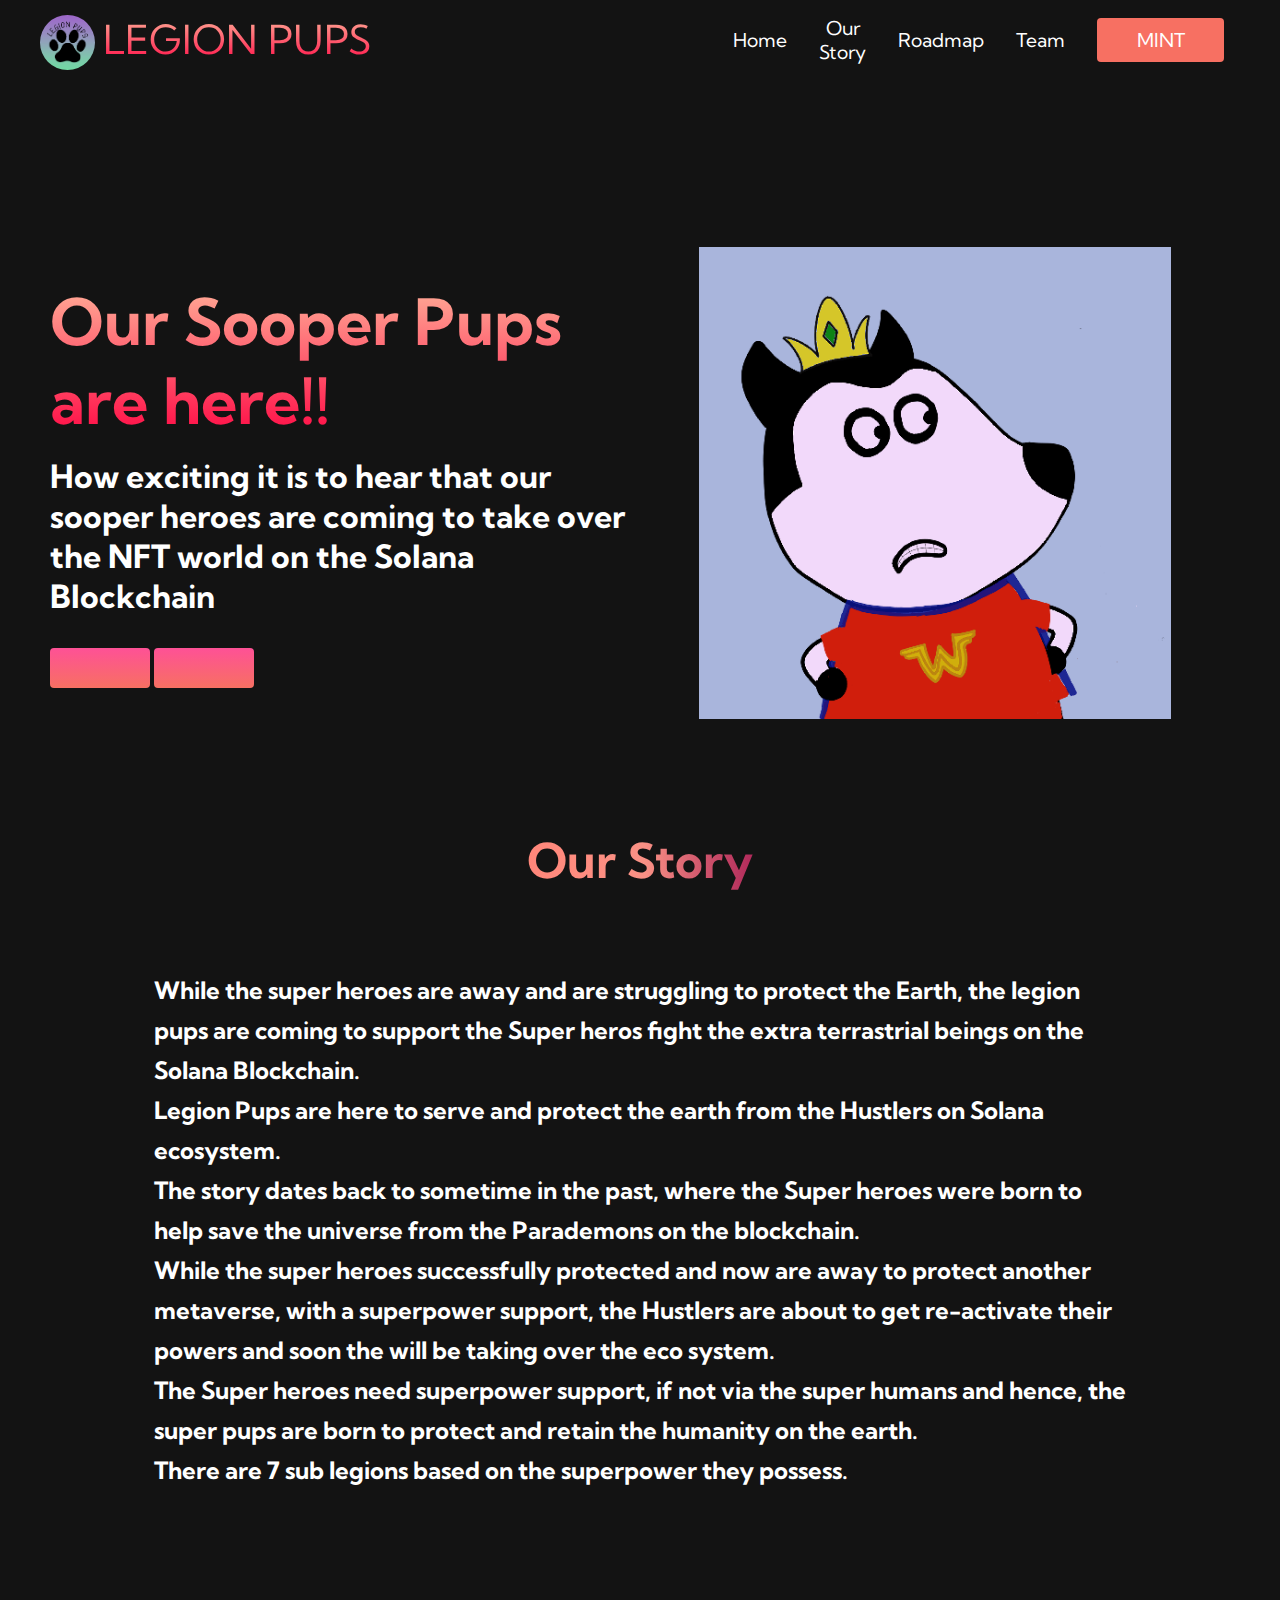
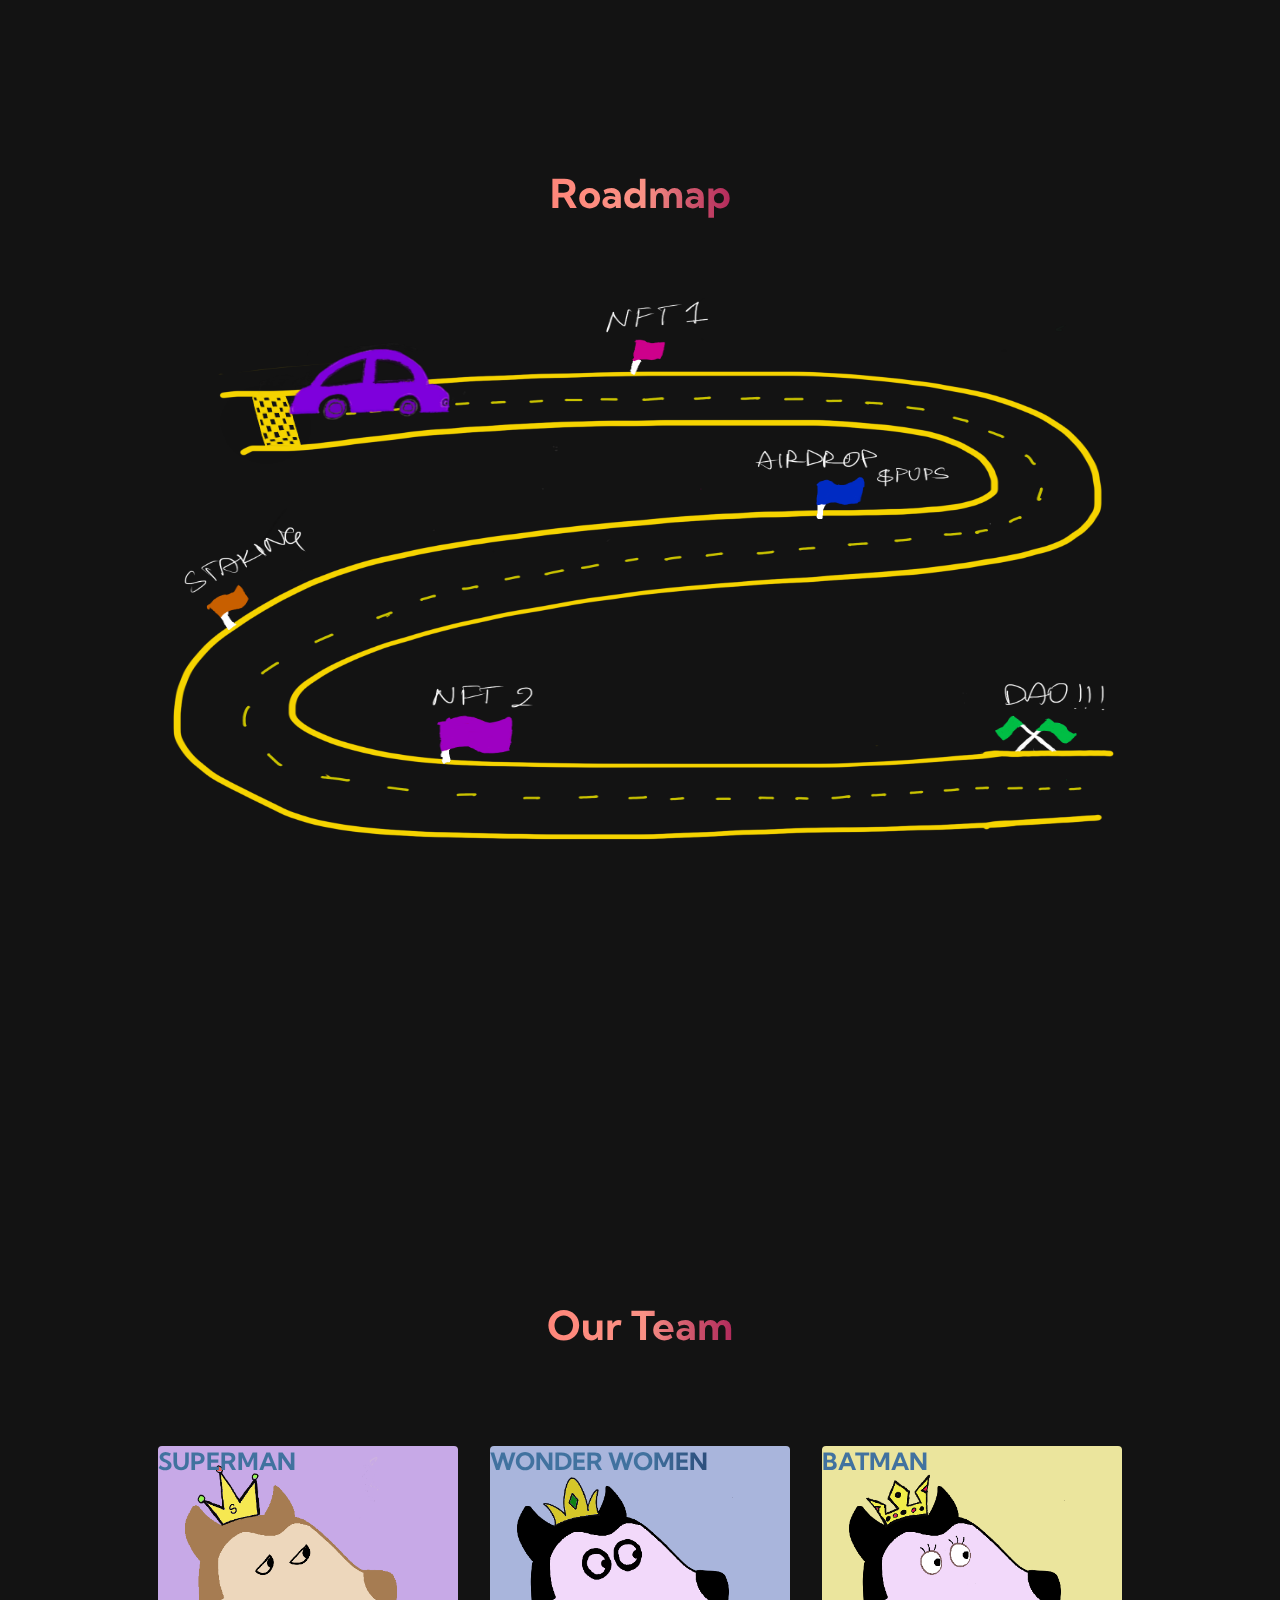
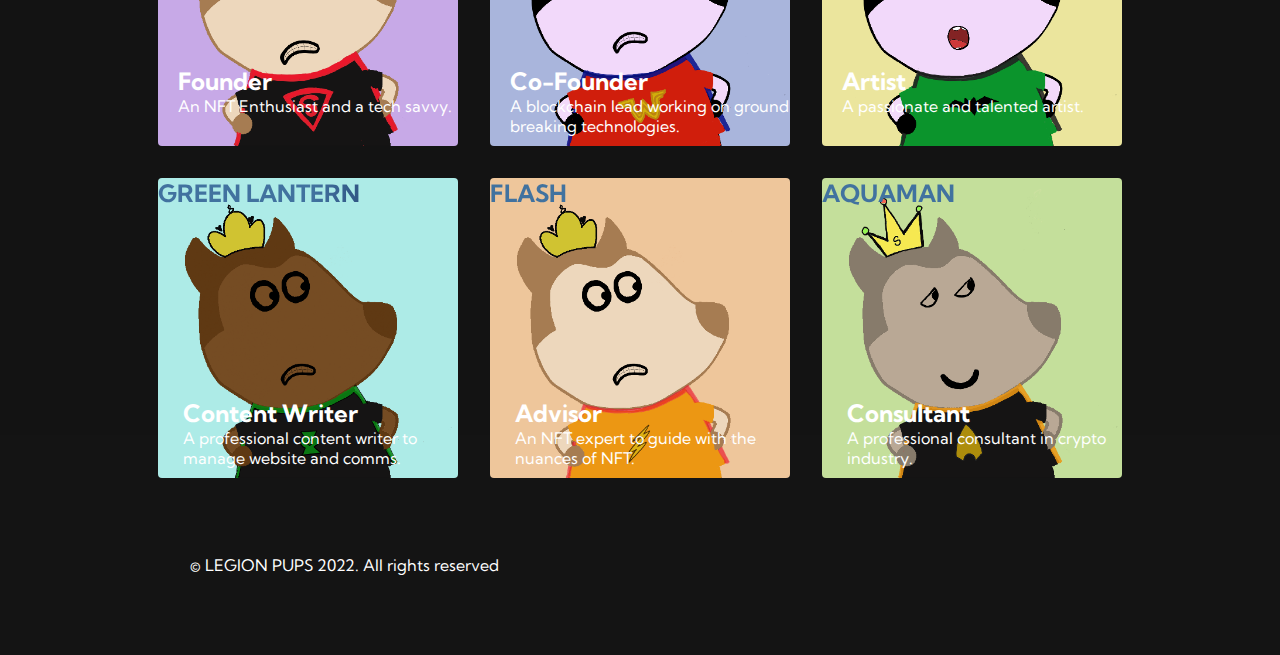
<file: index.html>
<!DOCTYPE html>
<html lang="en">
  <head>
    <meta charset="utf-8">
    <meta name="viewport" content="width=device-width, initial-scale=1.0">
    <title>LegionPups Home</title>
    <link rel="stylesheet" href="styles.css">
    <link	
      rel="stylesheet"	
      href="https://use.fontawesome.com/releases/v5.14.0/css/all.css"	
      integrity="sha384-HzLeBuhoNPvSl5KYnjx0BT+WB0QEEqLprO+NBkkk5gbc67FTaL7XIGa2w1L0Xbgc"	
      crossorigin="anonymous" />
<link href="https://fonts.googleapis.com/css2?family=Kumbh+Sans:wght@400;700&display=swap" rel="stylesheet">
    <link rel="shortcut icon" type="image/jpg" href="images/LegionPups_LOGO.jpg"/>
      </head>
  <body>
    <div id="wrapper">
    <!--Navbar section-->
    <nav class="navbar">
      <div class="navbar__container"> <a href="#Home" id="navbar__logo">
        <img id="navbar__img" src="images/LegionPups_LOGO.jpg"/> 
        LEGION PUPS</a>
        <div class="navbar__toggle" id="mobile-menu">
          <span class="bar"></span>
          <span class="bar"></span>
          <span class="bar"></span>
        </div>
        <ul class="navbar__menu">
          <li class="navbar__item">
            <a href="#Home" class="navbar__links">Home </a>
          </li>
          <li class="navbar__item">
            <a href="#Story" class="navbar__links">Our Story </a>
          </li>
          <li class="navbar__item">
            <a href="#Roadmap" class="navbar__links">Roadmap </a>
          </li>
          <li class="navbar__item">
            <a href="#Team" class="navbar__links">Team </a>
          </li>
          <li class="navbar__btn">
            <a href="/tech.html" class="button">MINT</a>
          </li>
        </ul>
      </div>
    </nav>
    <!--Hero Section-->
    <div class="main">
      <div class="main__container">
        <div class="main__content" id = "Home">
        <h1>Our Sooper Pups are here!!</h1>
        <!-- <h2>  ///</h2> -->
        <p>How exciting it is to hear that our sooper heroes are coming to take over the NFT world on the Solana Blockchain</p>
        <button class="main__btn">
       <a href="https://discord.gg/6YndTYZc9n" class="social__icon--link" target="_blank">
          <i class="fab fa-discord"></i>
        </a> </button>
        <button class="main__btn">
        <a href="https://twitter.com/Legionpups" class="social__icon--link" target="_blank">
          <i class="fab fa-twitter"></i>
        </a>
      </button>
      </div>
      <div class="main__img--container">
       <!-- <img src="images/messages.svg" alt="pic" id="main__img"/> -->
        <img id="main__img" alt="LegionPupsgif" src="images/LegionPups.gif" />
      </div>
      </div>
    </div>

<!-- Story Section -->
<div class="story" id= "Story">
  <h1> Our Story</h1>
  <div class="story__container">
      <h2>
      <p>
        While the super heroes are away and are struggling to protect the Earth, the legion pups are coming to support the Super heros fight the extra terrastrial beings on the Solana Blockchain.</p>
       <p> Legion Pups are here to serve and protect the earth from the Hustlers on Solana ecosystem. </p>
       <p> The story dates back to sometime in the past, where the Super heroes were born to help save the universe from the Parademons on the blockchain.</p><p>
        While the super heroes successfully protected and now are away to protect another metaverse, with a superpower support, the Hustlers are about to get re-activate their powers and soon the will be taking over the eco system. </p>
        <p> The Super heroes need superpower support, if not via the super humans and hence, the super pups are born to protect and retain the humanity on the earth.</p>
        <p>There are 7 sub legions based on the superpower they possess.</p>
      </h2>
      </div>
      </div>
  </div>
</div>


<!-- Roadmap Section -->
<div class="roadmap" id = "Roadmap">
  <h1> Roadmap</h1>
  <div class="roadmap__container">
   <div class="rm__img--container">
      <img id="rm__img" src="images/LegionPupsRoadmap.png" />
      </div>
  </div>
</div>


<!-- Services Section-->
<div class="services" id="Team" >
  <h1> Our Team</h1>
  <div class="services__container">
    <div class="services__card">
      <h2> Founder</h2>
      <h3> SUPERMAN</h3>
       <p>An NFT Enthusiast and a tech savvy.</p>
    </div>
    <div class="services__card">
      <h2>Co-Founder</h2>
      <h3> WONDER WOMEN</h3>
       <p> A blockchain lead working on ground breaking technologies.</p>
    </div>
    <div class="services__card">
      <h2>Artist</h2>
      <h3> BATMAN</h3>
       <p>A passionate and talented artist.</p>
    </div>
  </div>
  <div class="services__container2">
    <div class="services__card2">
      <h2> Content Writer</h2>
      <h3> GREEN LANTERN</h3>
       <p>A professional content writer to manage website and comms.</p>
    </div>
    <div class="services__card2">
      <h2>Advisor</h2>
      <h3> FLASH</h3>
       <p>An NFT expert to guide with the nuances of NFT.</p>
    </div>
    <div class="services__card2">
      <h2>Consultant</h2>
      <h3> AQUAMAN</h3>
       <p>A professional consultant in crypto industry.</p>
    </div>
  </div>
</div>

 <!-- Footer Section --> 
<div class="footer__container">
  <div class="social__media">
    <div class="social__media--wrap" id="footer">
      <p class="website__rights"> &copy; LEGION PUPS 2022. All rights reserved</p>
      <div class="social__icons" id="FollowUs">
        <a href="https://discord.gg/6YndTYZc9n" class="social__icon--link" target="_blank">
          <i class="fab fa-discord"></i>
        </a>
        <a href="https://twitter.com/Legionpups" class="social__icon--link" target="_blank">
          <i class="fab fa-twitter"></i>
        </a>
      </div>
    </div>
  </div>
</div>
<script src="app.js"></script>
<noscript>You need to enable JavaScript to view the full site.</noscript>
</div>
  </body>
</html>
</file>
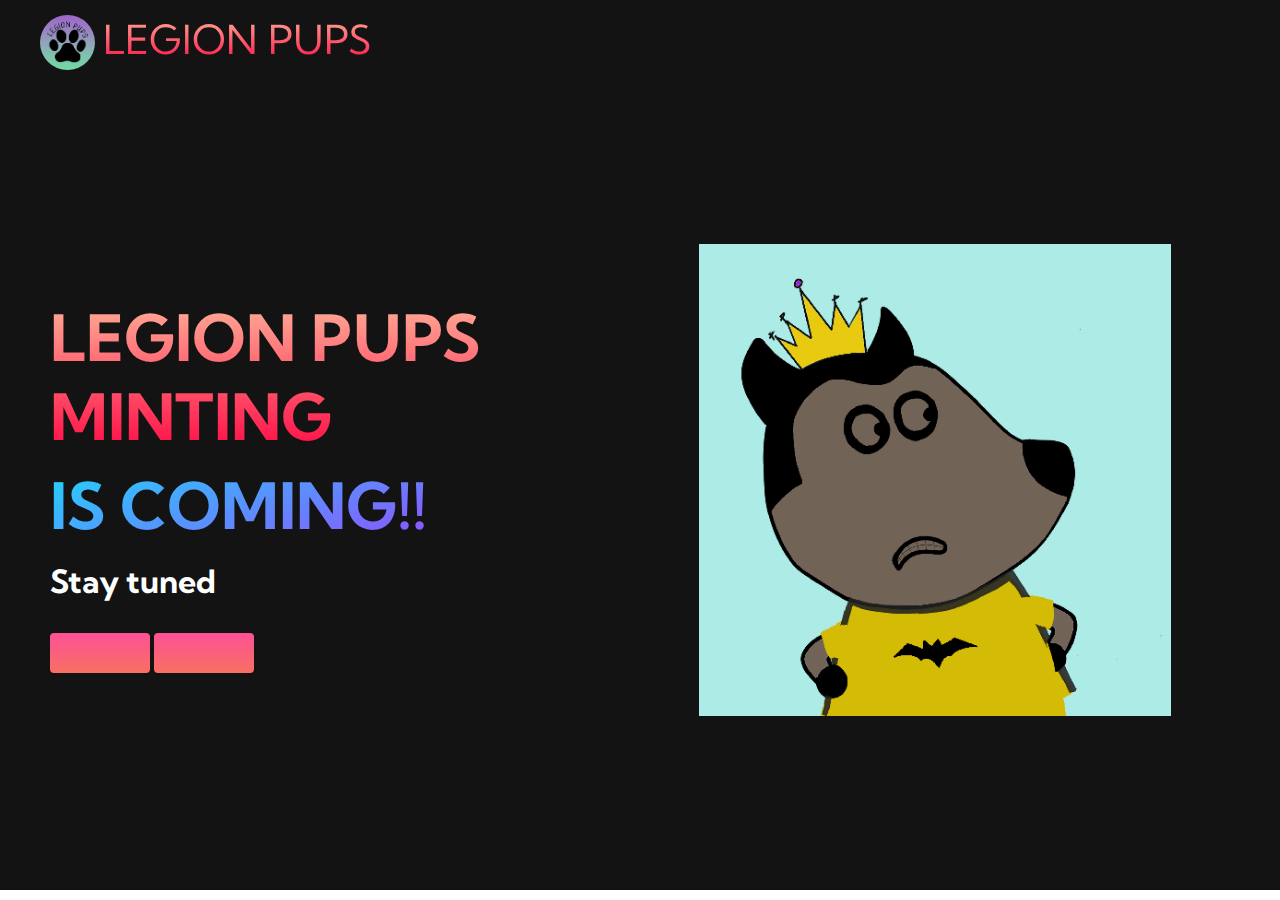
<file: tech.html>
<!DOCTYPE html>
<html lang="en">
  <head>
    <meta charset="utf-8">
    <meta http-equiv="X-UA-Compatible" content="IE=edge">
    <meta name="viewport" content="width=device-width, initial-scale=1.0">
    <title>LegionPups Mint</title>
    <link rel="stylesheet" href="styles.css">
    <link rel="preconnect" href="https://fonts.googleapis.com">
<link rel="preconnect" href="https://fonts.gstatic.com" crossorigin>
<link href="https://fonts.googleapis.com/css2?family=Kumbh+Sans:wght@400;700&display=swap" rel="stylesheet">
<link	
      rel="stylesheet"	
      href="https://use.fontawesome.com/releases/v5.14.0/css/all.css"	
      integrity="sha384-HzLeBuhoNPvSl5KYnjx0BT+WB0QEEqLprO+NBkkk5gbc67FTaL7XIGa2w1L0Xbgc"	
      crossorigin="anonymous" />
    <link rel="shortcut icon" type="image/jpg" href="images/LegionPups_LOGO.jpg"/>
  </head>
  <body>
    <!--Navbar section-->
    <nav class="navbar">
      <div class="navbar__container">
        <a href="main.html" id="navbar__logo">
          <img id="navbar__img" src="images/LegionPups_LOGO.jpg"/> 
          LEGION PUPS</a>
        <div class="navbar__toggle" id="mobile-menu">
          <span class="bar"></span>
          <span class="bar"></span>
          <span class="bar"></span>

    </nav>
    <!--Hero Section-->
    <div class="main">
      <div class="main__container">
        <div class="main__content">
        <h1>LEGION PUPS MINTING</h1>
        <h2>IS COMING!! </h2>
        <p>Stay tuned</p>
        <button class="main__btn">
          <a href="https://discord.gg/6YndTYZc9n" class="social__icon--link" target="_blank">
            <i class="fab fa-discord"></i>
          </a> </button>
          <button class="main__btn">
          <a href="https://twitter.com/Legionpups" class="social__icon--link" target="_blank">
            <i class="fab fa-twitter"></i>
            </button>
      </div>
      <div class="main__img--container">
        <img src="images/LegionPups.gif" alt="LegionPupsGif" id="main__img"/> 
      </div>
      </div>
    </div>

<!--  Footer Section 
<div class="footer__container">
  <div class="social__media">
    <div class="social__media--wrap" id="footer">
      <p class="website__right"> &copy; LEGION PUPS 2022. All rights reserved</p>
      <div class="social__icons" id="FollowUs">
        <a href="https://discord.gg/6YndTYZc9n" class="social__icon--link" target="_blank">
          <i class="fab fa-discord"></i>
        </a>
        <a href="https://twitter.com/Legionpups" class="social__icon--link" target="_blank">
          <i class="fab fa-twitter"></i>
        </a>
      </div>
    </div>
  </div>
</div> -->
<script src="app.js"></script>
<noscript>You need to enable JavaScript to view the full site.</noscript>
  </body>
</html>
</file>
<file: styles.css>
* {
  box-sizing: border-box;
  margin: 0;
  padding: 0;
  font-family: 'Kumbh Sans', sans-serif;
}

.navbar {
  background: #131313;
  height: 80px;
  display: flex;
  justify-content: center;
  align-items: center;
  font-size: 1.2rem;
  position: sticky;
  top: 0;
  z-index: 999;
}

.navbar__container {
  display: flex;
  justify-content: space-between;
  height: 50px;
  z-index: 1;
  width: 100%;
  max-width: 1300px;
  margin-right: auto;
  margin-left: auto;
  padding-right: 40px;
  padding-left: 40px;
  border-radius: 50%;
}

#navbar__logo {
  background-color: #ff8177;
  background-image: linear-gradient(to top, #ff0844 0%, #ffb199 100%);
  background-size: 100%;
  -webkit-background-clip: text;
  -moz-background-clip: text;
  -webkit-text-fill-color: transparent;
  -moz-text-fill-color: transparent;
  display: flex;
  align-items: left;
  cursor: pointer;
  text-decoration: none;
  font-size: 2.5rem;
}

#navbar__img {
  height: 55px;
  width: 55px;
  border-radius: 50%;
  padding : auto auto;
  border-top: 1rem;
  margin-right: 0.5rem;
}

.navbar__menu {
  display: flex;
  align-items: center;
  list-style: none;
  text-align: center;
}

.navbar__item {
  height: 80px;
}

.navbar__links {
  color: #fff;
  display: flex;
  align-items: center;
  justify-content: center;
  text-decoration: none;
  padding: 0 1rem;
  height: 100%;
}

.navbar__btn {
  display: flex;
  justify-content: center;
  align-items: center;
  padding: 0 1rem;
  width: 100%;
}

.button {
  display: flex;
  justify-content: center;
  align-items: center;
  text-decoration: none;
  padding: 10px 20px;
  height: 100%;
  width: 100%;
  border: none;
  outline: none;
  border-radius: 4px;
  background: #f77062;
  color: #fff;
}

.button:hover {
  background: #4837ff;
  transition: all 0.3s ease;
}

.navbar__links:hover {
  color: #f77062;
  transition: all 0.3s ease;
}

@media screen and (max-width: 960px) {
  .navbar__container {
    display: flex;
    justify-content: space-between;
    height: 80px;
    z-index: 1;
    width: 100%;
    max-width: 1300px;
    padding: 0;
  }

  .navbar__menu {
    display: grid;
    grid-template-columns: auto;
    margin: 0;
    width: 100%;
    position: absolute;
    top: -1000px;
    opacity: 1;
    transition: all 0.5s ease;
    height: 50vh;
    z-index: -1;
  }

  .navbar__menu.active {
    background: #131313;
    top: 100%;
    opacity: 1;
    transition: all 0.5s ease;
    z-index: 99;
    height: 50vh;
    font-size: 1.6rem;
  }

  #navbar__logo {
    padding-left: 25px;
  }

  .navbar__toggle .bar {
    width: 25px;
    height: 3px;
    margin: 5px auto;
    transition: all 0.3s ease-in-out;
    background: #fff;
  }

  .navbar__item {
    width: 100%;
  }

  .navbar__links {
    text-align: center;
    padding: 2rem;
    width: 100%;
    display: table;
  }

  .navbar__btn {
    padding-bottom: 2rem;
  }

  .button {
    display: flex;
    justify-content: center;
    align-items: center;
    width: 80%;
    height: 80px;
    margin: 0;
  }

  #mobile-menu {
    position: absolute;
    top: 20%;
    right: 5%;
    transform: translate(5%, 20%);
  }

  .navbar__toggle .bar {
    display: block;
    cursor: pointer;
  }

  #mobile-menu.is-active .bar:nth-child(2) {
    opacity: 0;
  }

  #mobile-menu.is-active .bar:nth-child(1) {
    transform: translateY(8px) rotate(45deg);
  }

  #mobile-menu.is-active .bar:nth-child(3) {
    transform: translateY(-8px) rotate(-45deg);
  }
}

/* Main Content CSS */
.main {
  background-color: #141414;
}

.main__container {
  display: grid;
  grid-template-columns: 1fr 1fr;
  align-items: center;
  justify-self: center;
  margin: 0 auto;
  height: 90vh;
  background-color: #131313;
  z-index: 1;
  width: 100%;
  max-width: 1300px;
  padding-right: 50px;
  padding-left: 50px;
}

.main__content {
  color: #fff;
  width: 100%;
}

.main__content h1 {
  font-size: 4rem;
  background-color: #ff8177;
  background-image: linear-gradient(to top, #ff0844 0%, #ffb199 100%);
  background-size: 100%;
  -webkit-background-clip: text;
  -moz-background-clip: text;
  -webkit-text-fill-color: transparent;
  -moz-text-fill-color: transparent;
}

.main__content h2 {
  font-size: 4rem;
  margin-top: 10px;
  background-color: #ff8177;
  background-image: linear-gradient(-20deg, #b721ff 0%, #21d4fd 100%);
  background-size: 100%;
  -webkit-background-clip: text;
  -moz-background-clip: text;
  -webkit-text-fill-color: transparent;
  -moz-text-fill-color: transparent;
}

.main__content p {
  margin-top: 1rem;
  font-size: 2rem;
  font-weight: 700;
}

.main__btn {
  font-size: 1rem;
  background-image: linear-gradient(to top, #f77062 0%, #fe5196 100%);
  padding: 20px 20px;
  width: 100px;
  border: none;
  border-radius: 4px;
  color: #fff;
  margin-top: 2rem;
  cursor: pointer;
  position: relative;
  transition: all 0.35s;
  outline: none;
}

.main__btn a {
  position: relative;
  z-index: 2;
  color: #fff;
  text-decoration: none;
}

.main__btn:after {
  position: absolute;
  content: '';
  top: 0;
  left: 0;
  width: 0;
  height: 100%;
  background: #4837ff;
  transition: all 0.35s;
  border-radius: 4px;
}

.main__btn:hover {
  color: #fff;
}

.main__btn:hover:after {
  width: 100%;
}

.main__img--container {
  text-align: center;
}

#main__img {
  height: 80%;
  width: 80%;
}

/* Mobile Responsive */
@media screen and (max-width: 768px) {
  .main__container {
    display: grid;
    grid-template-columns: auto;
    align-items: center;
    justify-self: center;
    width: 100%;
    margin: 0 auto;
    height: 90vh;
  }

  .main__content {
    text-align: center;
    margin-bottom: 4rem;
  }

  .main__content h1 {
    font-size: 2.5rem;
    margin-top: 2rem;
  }

  .main__content h2 {
    font-size: 3rem;
  }

  .main__content p {
    margin-top: 1rem;
    font-size: 1.5rem;
  }
}

@media screen and (max-width: 480px) {
  .main__content h1 {
    font-size: 2rem;
    margin-top: 3rem;
  }

  .main__content h2 {
    font-size: 2rem;
  }

  .main__content p {
    margin-top: 2rem;
    font-size: 1.5rem;
  }

  .main__btn {
    padding: 12px 36px;
    margin: 2.5rem 0;
  }

  .social__btn{
    background-color: black;
    display: flex;
    justify-content: space-between;
    align-items: center;
    width: 150px;
  }
}


/* Story Section */
.story {
  background: #131313;
  display: flex;
  flex-direction: column;
  justify-content: center;
  align-items: center;
  height: 60vh;
  top:30vh;
}

.story h1 {
  background-color: #ff8177;
  background-image: linear-gradient(
    to right,
    #ff8177 0%,
    #ff867a 0%,
    #ff8c7f 21%,
    #f99185 52%,
    #cf556c 78%,
    #b12a5b 100%
  );
  background-size: 100%;
  -webkit-background-clip: text;
  -moz-background-clip: text;
  -webkit-text-fill-color: transparent;
  -moz-text-fill-color: transparent;
  margin-bottom: 5rem;
  font-size: 3rem;
}

.story__container {
  display: flex;
  justify-content: left;
  flex-wrap: wrap;
  color: #fff;
  padding-left: 12%;
  padding-right: 12%;
  line-height: 250%;
  top: 90vh;
}

.story__card h2 {
  position: absolute;
  top: 200px;
  left: 30px;
}

.story__card p {
  position: absolute;
  top: 300px;
  left: 30px;
}

@media screen and (max-width: 960px) {
  .services {
    height: 1600px;
  }

  .story__container{
    top: 1500px;
  }

  .story h1 {
    font-size: 2rem;
    margin-top: 12rem;
  }

}

@media screen and (max-width: 480px) {
  .story {
    height: 1400px;
  }

  .story h1 {
    font-size: 1.2rem;
  }

  .story__card {
    width: 300px;
  }
}


  /* Roadmap Section */
  .roadmap {
    background: #131313;
    display: flex;
    flex-direction: column;
    justify-content: center;
    align-items: center;
    height: 170vh;
    font-size: 3rem;
  }
  
  .roadmap h1 {
    background-color: #ff8177;
    background-image: linear-gradient(
      to right,
      #ff8177 0%,
      #ff867a 0%,
      #ff8c7f 21%,
      #f99185 52%,
      #cf556c 78%,
      #b12a5b 100%
    );
    
    background-size: 100%;
    -webkit-background-clip: text;
    -moz-background-clip: text;
    -webkit-text-fill-color: transparent;
    -moz-text-fill-color: transparent;
    margin-bottom: 5rem;
    font-size: 2.5rem;
    position: relative;
  }
  
  .roadmap__container {
    display: flex;
    justify-content: center;
    flex-wrap: wrap;
    color: #fff;
  }
  
  .rm__img--container {
    position: relative;
    color: #fff;
    text-align: center;
  }
  
  #rm__img {
    height: 80%;
    width: 80%;
  }
  
  @media screen and (max-width: 960px) {
    .roadmap {
      height: 1400px;
      top: 700vh;
    }
  
    .roadmap h1 {
      font-size: 3rem;
      margin-top: 12rem;
      height: auto;
    }
  }
  
  @media screen and (max-width: 480px) {
    .roadmap {
      height: 700vh;
      top: 1600vh;
      position: relative;
    }
  
    .roadmap h1 {
      font-size: 1.2rem;
      height: 60%;
    }
  
    .roadmap__container {
      height: 3800px;
      top: 2000vh;
    }
  }

/* Services Section */
.services {
  background: #131313;
  display: flex;
  flex-direction: column;
  justify-content: center;
  align-items: center;
  height: 75vh;
  top: 60vh;
}

.services h1 {
  background-color: #ff8177;
  background-image: linear-gradient(
    to right,
    #ff8177 0%,
    #ff867a 0%,
    #ff8c7f 21%,
    #f99185 52%,
    #cf556c 78%,
    #b12a5b 100%
  );
  
  background-size: 100%;
  -webkit-background-clip: text;
  -moz-background-clip: text;
  -webkit-text-fill-color: transparent;
  -moz-text-fill-color: transparent;
  margin-bottom: 5rem;
  font-size: 2.5rem;
  position: relative;
}

.services__container {
  display: flex;
  justify-content: center;
  flex-wrap: wrap;
}
.services h3 {
  background-color: #ff8177;
  background-image: linear-gradient(
    to right,
    #41729F 0%,
    #41729F 0%,
    #41729F 21%,
    #41729F 52%,
    #274472 78%,
    #274472 100%
  );
  background-size: 100%;
  -webkit-background-clip: text;
  -moz-background-clip: text;
  -webkit-text-fill-color: transparent;
  -moz-text-fill-color: transparent;
  margin-bottom: 5rem;
  font-size: 1.5rem;
  align-items: center;
}


.services__card {
  margin: 1rem;
  height: 300px;
  width: 300px;
  border-radius: 4px;
  background-image: 
    url('images/Founder.png');
  background-size: cover;
  position: relative;
  color: #fff;
}

.services__card:before {
  opacity: 0.2;
}

.services__card:nth-child(2) {
  background-image:
    url('images/CoFounder.png');
}
.services__card:nth-child(3) {
  background-image: 
    url('images/Artist.png');
}


.services__card h2 {
  position: absolute;
  top: 220px;
  left: 20px;
}

.services__card p {
  position: absolute;
  top: 250px;
  left: 20px;
}

.services__card button {
  color: #fff;
  padding: 10px 20px;
  border: none;
  outline: none;
  border-radius: 4px;
  background: #f77062;
  position: absolute;
  top: 440px;
  left: 30px;
  font-size: 1rem;
}

.services__card button:hover {
  cursor: pointer;
}

.services__card:hover {
  transform: scale(1.075);
  transition: 0.2s ease-in;
  cursor: pointer;
}


.services__container2 {
  display: flex;
  justify-content: center;
  flex-wrap: wrap;
}

.services__card2 {
  margin: 1rem;
  height: 300px;
  width: 300px;
  border-radius: 4px;
  background-image:
    url('images/ContentWriter.png');
  background-size: cover;
  position: relative;
  color: #fff;
}

.services__card2:before {
  opacity: 0.2;
}

.services__card2:nth-child(2) {
  background-image: 
    url('images/Advisor.png');
}
.services__card2:nth-child(3) {
  background-image: 
    url('images/Consultant.png');
}

.services__card2 h2 {
  position: absolute;
  top: 220px;
  left: 25px;
}

.services__card2 p {
  position: absolute;
  top: 250px;
  left: 25px;
}

.services__card2 button {
  color: #fff;
  padding: 10px 20px;
  border: none;
  outline: none;
  border-radius: 4px;
  background: #f77062;
  position: absolute;
  top: 440px;
  left: 30px;
  font-size: 1rem;
}

.services__card2 button:hover {
  cursor: pointer;
}

.services__card2:hover {
  transform: scale(1.075);
  transition: 0.2s ease-in;
  cursor: pointer;
}

@media screen and (max-width: 960px) {
  .services {
    height: 1600px;
  }

  .services h1 {
    font-size: 2rem;
    margin-top: 12rem;
  }
}

@media screen and (max-width: 480px) {
  .services {
    height: 1400px;
  }

  .services h1 {
    font-size: 1.2rem;
  }

  .services__card {
    width: 300px;
  }
}

/* Footer CSS */
.footer__container {
  background-color: #141414;
  padding: 5rem 0;
  display: flex;
  flex-direction: column;
  justify-content: center;
  align-items: center;
}

#footer__logo {
  color: #fff;
  display: flex;
  align-items: center;
  cursor: pointer;
  text-decoration: none;
  font-size: 2rem;
}

.footer__links {
  width: 100%;
  max-width: 1000px;
  display: flex;
  justify-content: center;
}

.footer__link--wrapper {
  display: flex;
}

.footer__link--items {
  display: flex;
  flex-direction: column;
  align-items: flex-start;
  margin: 16px;
  text-align: left;
  width: 160px;
  box-sizing: border-box;
}

.footer__link--items h2 {
  margin-bottom: 16px;
}

.footer__link--items > h2 {
  color: #fff;
}

.footer__link--items a {
  color: #fff;
  text-decoration: none;
  margin-bottom: 0.5rem;
}

.footer__link--items a:hover {
  color: #d0c6c6;
  transition: 0.3s ease-out;
}

/* Social Icons */
.social__icon--link {
  color: #fff;
  font-size: 40px;
}

.social__media {
  max-width: 1000px;
  width: 100%;
}

.social__media--wrap {
  display: flex;
  justify-content: space-between;
  align-items: center;
  width: 90%;
  max-width: 1000px;
  margin: 40px auto 0 auto;
}

.social__icons {
  display: flex;
  justify-content: space-between;
  align-items: center;
  width: 150px;
}

.social__logo {
  color: #fff;
  justify-self: start;
  margin-left: 20px;
  cursor: pointer;
  text-decoration: none;
  font-size: 4rem;
  display: flex;
  align-items: center;
  margin-bottom: 16px;
}

.website__rights {
  color: #fff;
}

@media screen and (max-width: 820px) {
  .footer__links {
    padding-top: 2rem;
  }

  #footer__logo {
    margin-bottom: 2rem;
  }

  .website__rights {
    margin-bottom: 2rem;
    color: #fff;
  }
  .website__right {
    font-size: 10px;
    margin-bottom: 0.2rem;
    color: #fff;
  }

  .footer__link--wrapper {
    flex-direction: column;
  }

  .social__media--wrap {
    flex-direction: column;
  }
}

@media screen and (max-width: 480px) {
  .footer__link--items {
    margin: 0;
    padding: 10px;
    width: 100%;
  }
}
</file>
